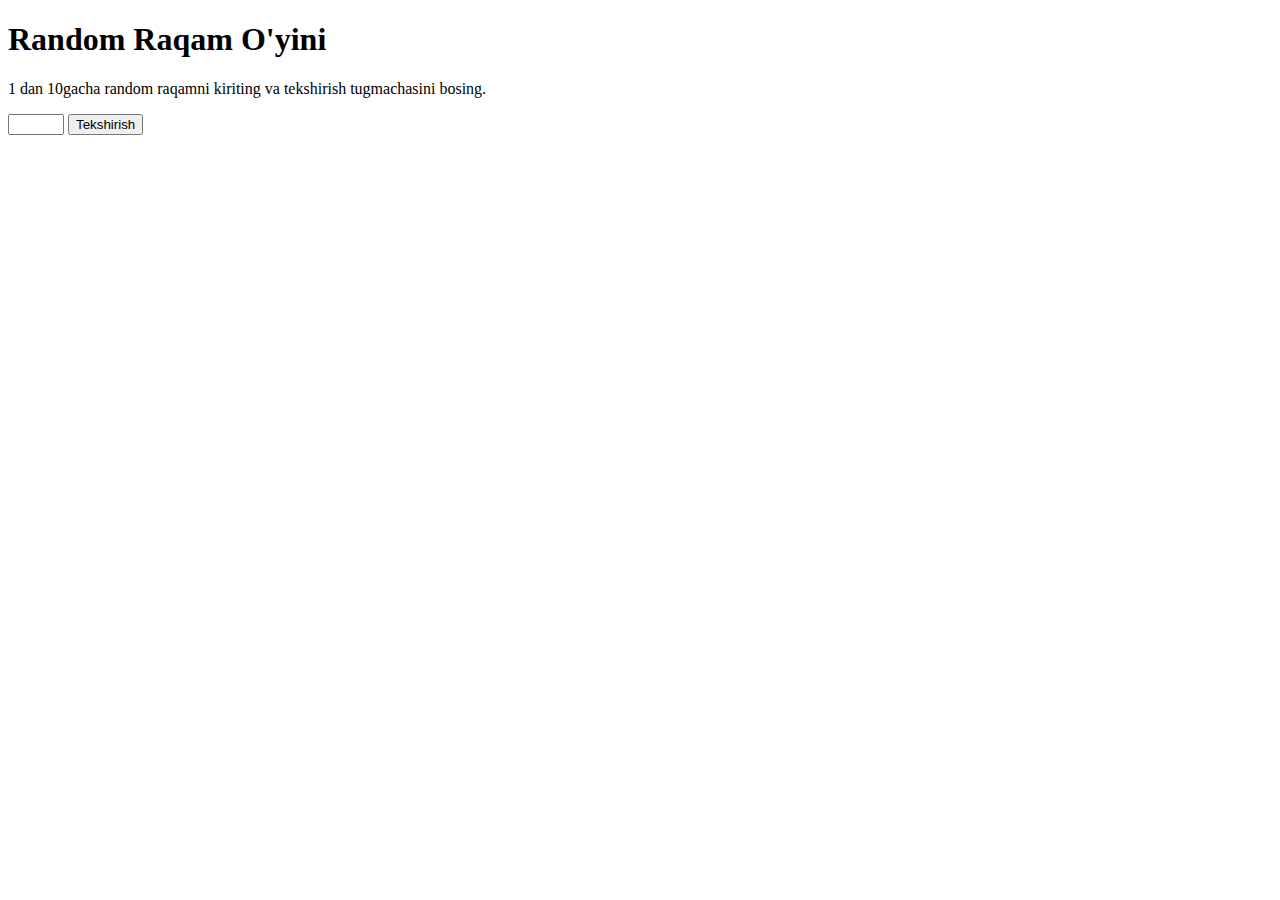
<file: Another-Tasks/Random raqam oyini/index.html>
<!DOCTYPE html>
<html>

    <head>
        <title>Random Raqam O'yini</title>
    </head>

    <body>
        <h1>Random Raqam O'yini</h1>
        <p>1 dan 10gacha random raqamni kiriting va tekshirish tugmachasini bosing.</p>

        <input type="number" id="userInput" min="1" max="10">
        <button onclick="checkNumber()">Tekshirish</button>

        <p id="result"></p>

        <script>
            function checkNumber() {

                var randomNum = Math.floor(Math.random() * 10) + 1;


                var userNumber = parseInt(document.getElementById('userInput').value);


                if (userNumber === randomNum) {
                    document.getElementById('result').innerHTML = 'Siz yutdingiz!';
                } else {
                    document.getElementById('result').innerHTML = 'Siz mag\'lub bo\'ldingiz. Random raqam: ' + randomNum;
                }
            }
        </script>
    </body>

</html>
</file>
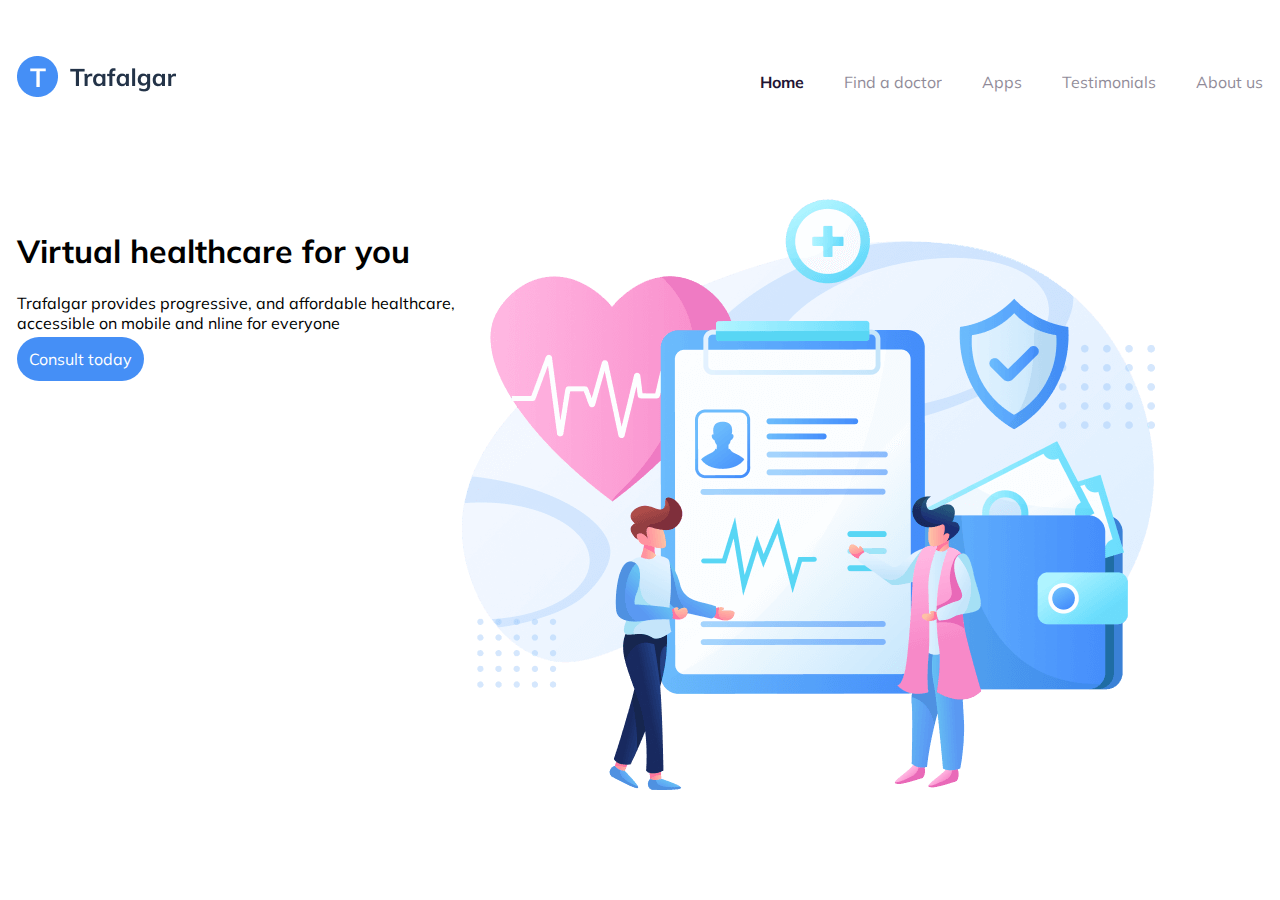
<file: Another-Tasks/Trafalgar/index.html>
<!DOCTYPE html>
<html lang="en">
<head>
    <meta charset="UTF-8">
    <meta http-equiv="X-UA-Compatible" content="IE=edge">
    <meta name="viewport" content="width=device-width, initial-scale=1.0">
    <link rel="stylesheet" href="css/style.css">
    <title>Trafalgar</title>
</head>
<body>
    <div class="container">
        <div class="header">
            <a class="header-link" href="index.html" >
                <img class="header-logo" src="./images/logo.png" width="160px" height="41px" alt="Trafalgar Logo" >
            </a>
            <ul class="header-list">
                <li class="header-list-item">
                    <a class="header-list-link active" href="#" >Home</a>
                </li>
                <li class="header-list-item">
                    <a class="header-list-link" href="#" >Find a doctor</a>
                </li>
                <li class="header-list-item">
                    <a class="header-list-link" href="#" >Apps</a>
                </li>
                <li class="header-list-item">
                    <a class="header-list-link" href="#" >Testimonials</a>
                </li>
                <li class="header-list-item">
                    <a class="header-list-link" href="#" >About us</a>
                </li>
            </ul>
        </div> <!-- End Of Header -->
        <div class="hero">
            <div class="hero-left">
                <h1 class="hero-heading">Virtual healthcare for you </h1>
                <p class="hero-text">
                    Trafalgar provides progressive, and affordable healthcare, accessible on mobile and nline 
                for everyone
                </p>
                <a class="hero-link-button" href="#" >Consult today</a>
            </div>
            <div class="hero-right">
                <img src="./images/trafalgar-header illustration.png" alt="Trafalgar illustration" width="693px" height="598" class="hero-img">
            </div>
        </div> <!-- End Of Hero -->
    </div> <!-- End Of Container -->
</body>
</html>
</file>
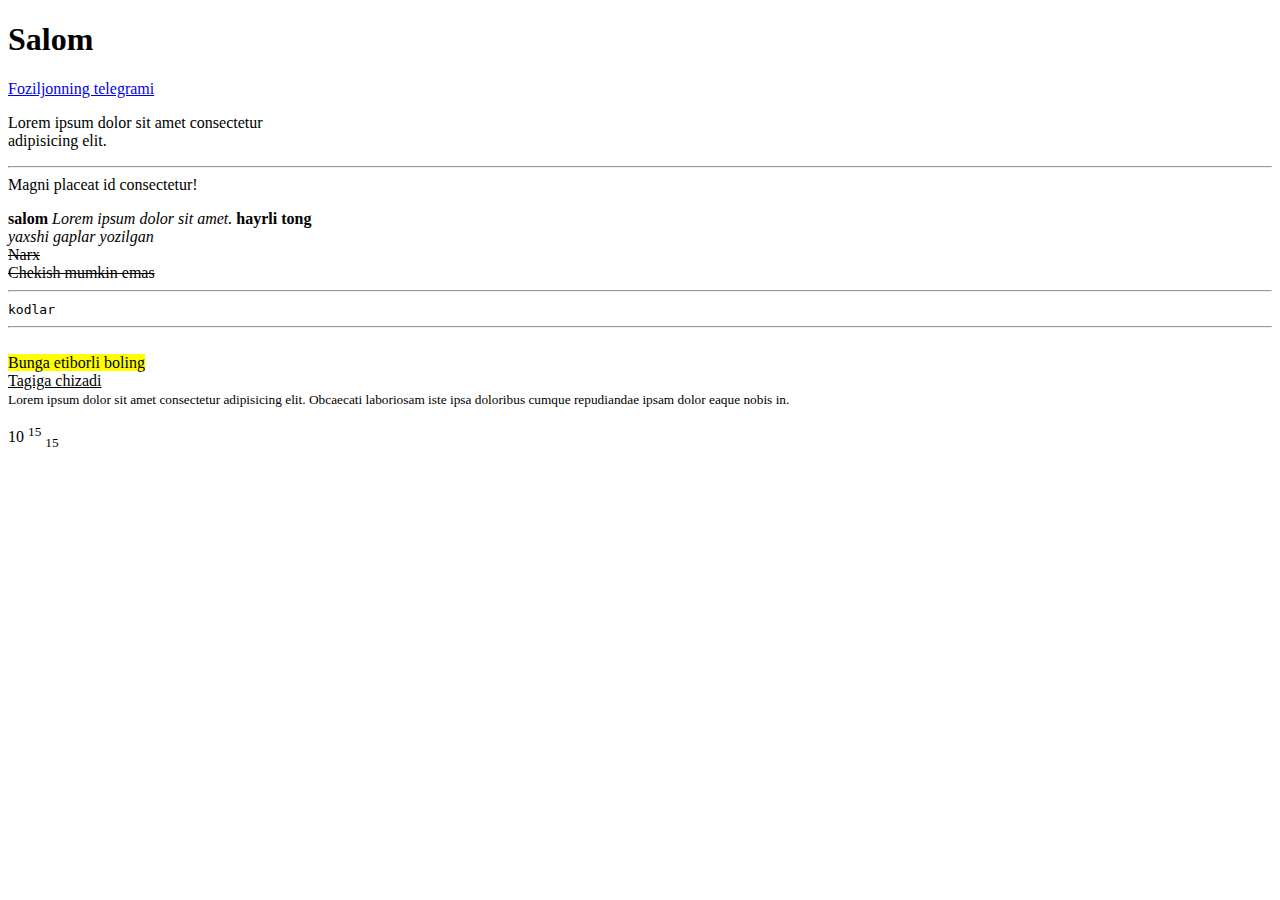
<file: Dars_najot_talim/1-dars/index.html>
<!DOCTYPE html>
<html lang="en">
<head>
    <meta charset="UTF-8">
    <meta http-equiv="X-UA-Compatible" content="IE=edge">
    <meta name="viewport" content="width=device-width, initial-scale=1.0">
    <title>Birinchi dars</title>
</head>
<body>
    <!-- daryo saytiga kirib kordik -->
    <h1>Salom</h1>
    
    <a href="https://t.me/nikotin_7oo7">Foziljonning telegrami</a>

    <!-- break va horizantal rule -->
    <!-- br yangi qatorga otkazadi -->
    <!-- hr gorizontal chiziq tortadi -->
    <p>Lorem ipsum dolor sit amet consectetur <br> adipisicing elit. <hr> Magni placeat id consectetur!</p>
    <!-- b tegi bold i tegi italic deyiladi -->
    <b>salom</b>
    <i>Lorem ipsum dolor sit amet.</i>
    <strong>hayrli tong</strong>
    <br>
    <em>yaxshi gaplar yozilgan</em>
    <br>
    <s>Narx</s>
    <br>
    <del>Chekish mumkin emas</del>
    <br>
    <hr>
    <code>kodlar</code>
    <hr>
    <br>
    <mark>Bunga etiborli boling</mark>
    <br>
    <u>Tagiga chizadi</u>
    <br>
    <small>Lorem ipsum dolor sit amet consectetur adipisicing elit. Obcaecati laboriosam iste ipsa doloribus cumque repudiandae ipsam dolor eaque nobis in.</small>
    <br>
    <p>10
        <sup>15</sup>
        <sub>15</sup>
    </p>

    <!-- Salom hahahahahahahahhahahahahahaah -->
</body>
</html>
</file>
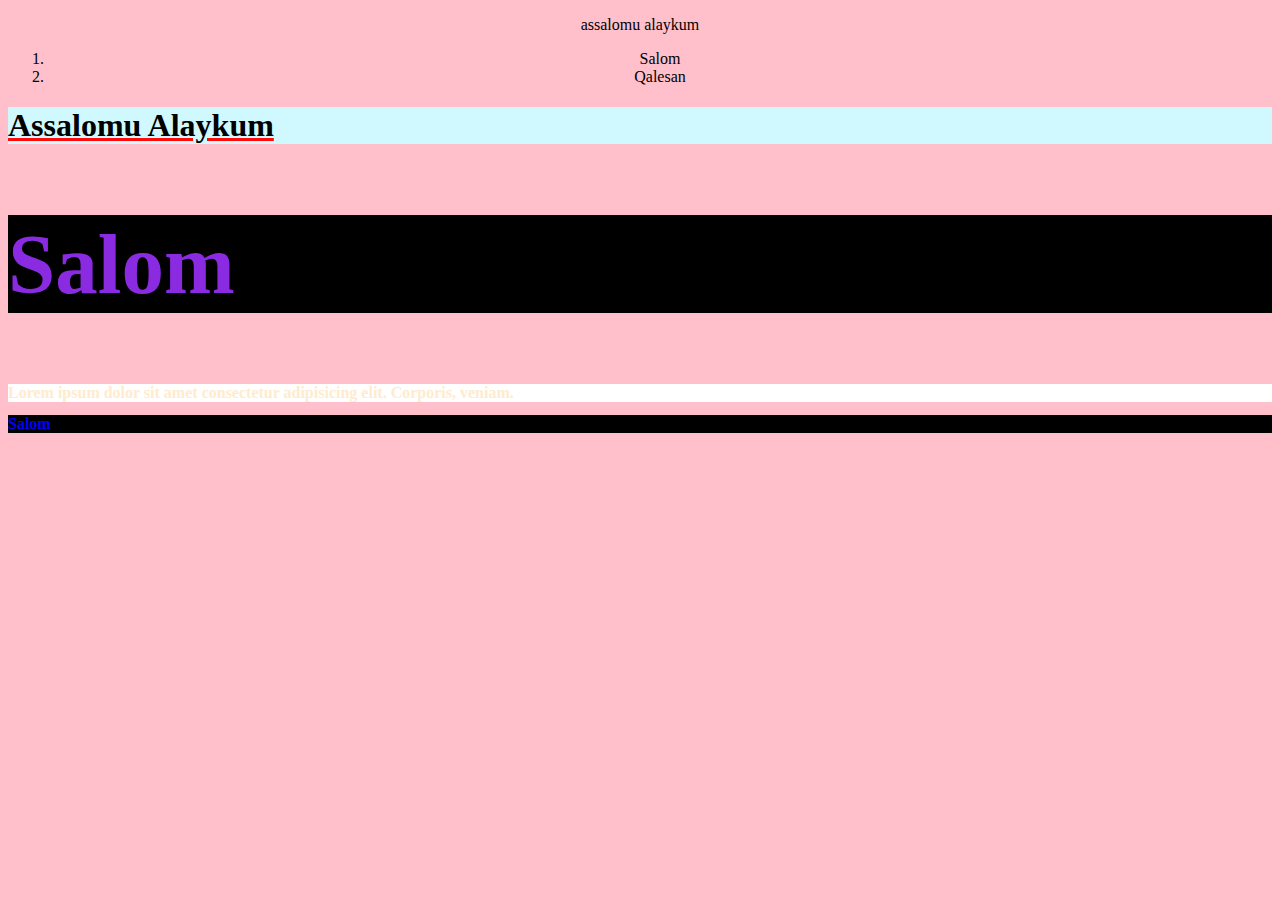
<file: Dars_najot_talim/3-dars/index.html>
<!DOCTYPE html>
<html lang="en">
<head>
    <meta charset="UTF-8">
    <meta http-equiv="X-UA-Compatible" content="IE=edge">
    <meta name="viewport" content="width=device-width, initial-scale=1.0">
   
    <!-- <style>
        h1 {
            text-decoration: underline;
            text-decoration-color: rgb(255, 9, 9);
        }
        h2 {
            color:blanchedalmond;
            font-size: 16px;
            background-color: black;
        }
    </style> -->

    <link rel="stylesheet" href="style.css">
    <link rel="stylesheet" href="main.css">

    <title>3-Dars</title>
</head>
<body>

    <p class="class1">Assalomu Alaykum</p>

    <div class="list">
        <ol >
            <li>Salom</li>
            <li>Qalesan</li>
        </ol>
    </div>

    <!-- inline css stil yozish -->
    <h1 style="color: cyan(0, 246, 148); background-color: rgb(207, 249, 254);">Assalomu Alaykum</h1>

    <h2 style="font-size: 85px; color: blueviolet;">Salom</h2>

    <h2 class="klas">Lorem ipsum dolor sit amet consectetur adipisicing elit. Corporis, veniam.</h2>

    <h2 class="second-header">Salom</h2>

</body>
</html>
</file>
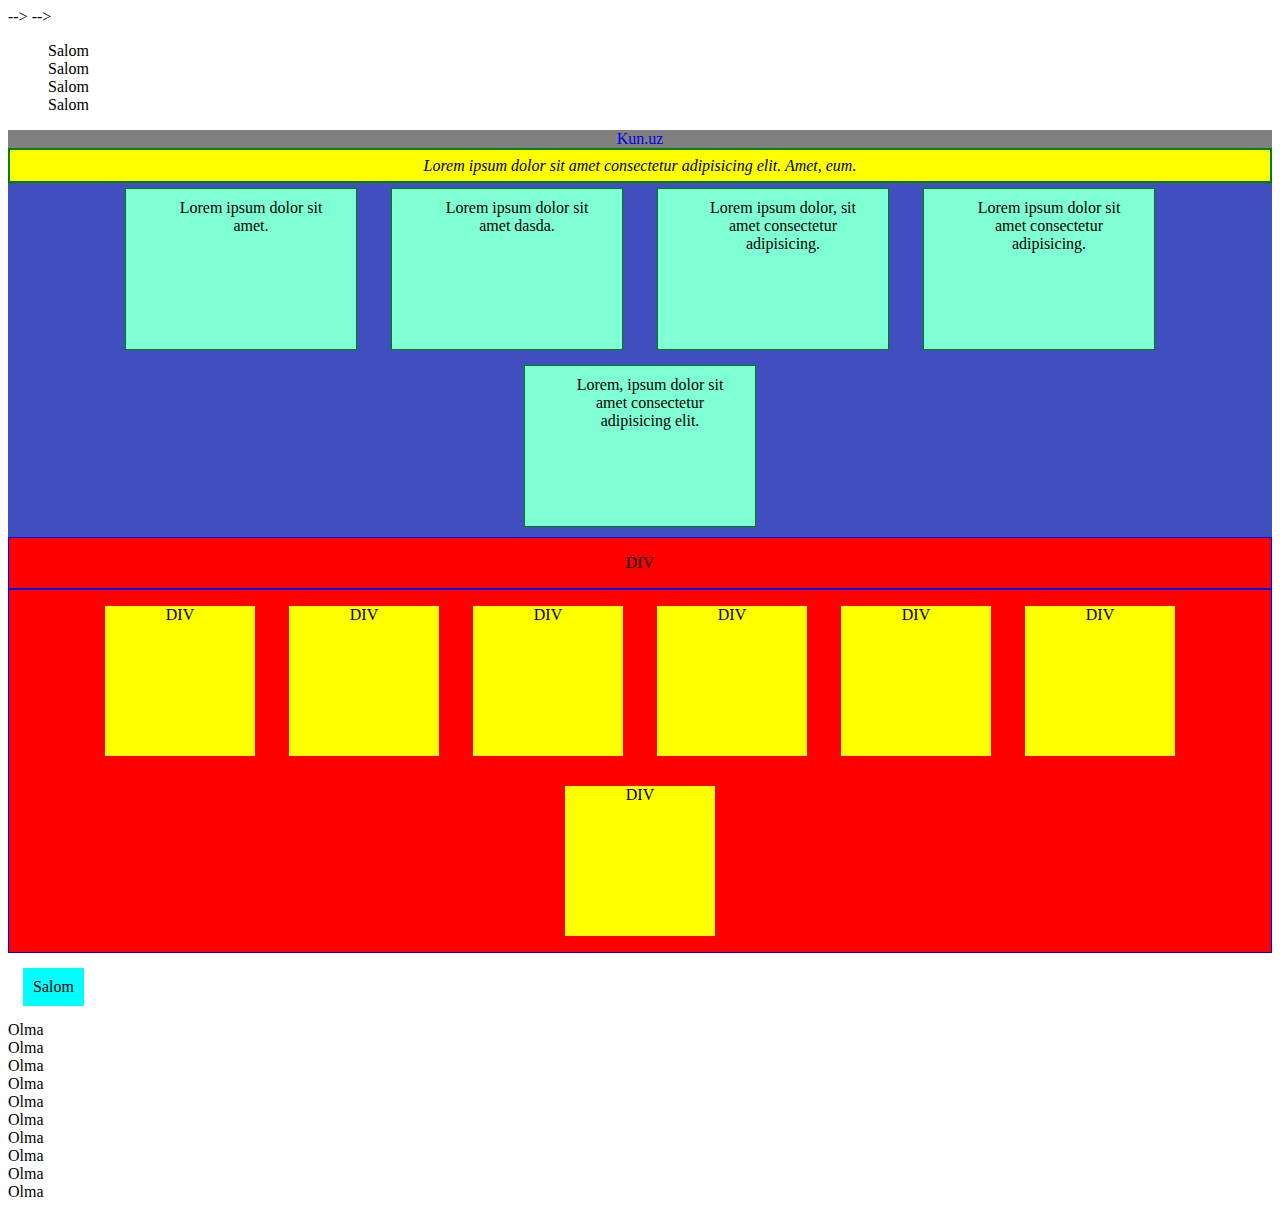
<file: Dars_najot_talim/5-dars/index.html>
<!DOCTYPE html>
<html lang="en">
<head>
  <meta charset="UTF-8">
  <meta http-equiv="X-UA-Compatible" content="IE=edge">
  <meta name="viewport" content="width=device-width, initial-scale=1.0">
  <link rel="stylesheet" href="css/style.css">
  <title>Document</title>
</head>
<body>

  <!-- <header class="header">
    <div class="wrapper2">
      <ul class="header-list">
        <li class="header-list-item">
          <a class="header-link" href="https://kun.uz/uz/news/category/uzbekiston">Uzbekistan</a> </li>
        <li class="header-list-item">
          <a class="header-link" href="https://kun.uz/uz/news/category/jahon" target="_blank">Jahon</a> </li>
        <li class="header-list-item">
          <a class="header-link" href="https://kun.uz/uz/news/category/iktisodiet" target="_blank">Iqtisodiyot</a></li>
        <li class="header-list-item">
          <a class="header-link" href="https://kun.uz/uz/news/category/jamiyat" target="_blank">Jamiyat</a></li>
      </ul>
    </div> <!-- End Of wrapper2 -->
    
  <!-- </header> End Of header -->

  <!-- <main class="main">
    <div class="container">
      <section class="wrapper">
        <h3 class="news">Yangiliklar</h3>
        <p class="text">
          Lorem ipsum dolor sit amet consectetur adipisicing elit. Reprehenderit porro nobis quae illum a molestias error iste voluptatum ipsum in vel asperiores voluptatibus cumque tenetur blanditiis itaque unde repudiandae quasi, dolorem pariatur. At excepturi voluptate officiis ratione? Deserunt earum quos facere ullam dolor incidunt asperiores soluta consequuntur tempore! Libero tempore quaerat quae hic fugit esse debitis vitae sapiente eveniet fugiat eligendi,   
        </p>
        <p class="text">
          exercitationem, repudiandae, error perspiciatis aspernatur labore assumenda officia dignissimos minima. Illo tempore dolorem recusandae laborum repellendus nostrum nemo sapiente molestias minus earum incidunt itaque porro aut perspiciatis, officia vel modi mollitia rem labore! Voluptate facilis repellat itaque. Necessitatibus vel temporibus, nihil perferendis odio, molestias explicabo quidem ipsam illo cum modi, eaque iusto delectus ipsa rem architecto soluta sapiente commodi dicta eveniet! Minima suscipit odio iste ipsum exercitationem quidem sit libero! Quis sint minus at rerum voluptatem. Laborum, molestiae. Autem, nihil qui ut ab numquam cum, aliquid molestias blanditiis incidunt
        </p>
        
        <p class="text">
          Lorem ipsum dolor sit amet consectetur adipisicing elit. Reprehenderit porro nobis quae illum a molestias error iste voluptatum ipsum in vel asperiores voluptatibus cumque tenetur blanditiis itaque unde repudiandae quasi, dolorem pariatur. At excepturi voluptate officiis ratione? Deserunt earum quos facere ullam dolor incidunt asperiores soluta consequuntur tempore! Libero tempore quaerat quae hic fugit esse debitis vitae sapiente eveniet fugiat eligendi,   
        </p>
        <p class="text">
          exercitationem, repudiandae, error perspiciatis aspernatur labore assumenda officia dignissimos minima. Illo tempore dolorem recusandae laborum repellendus nostrum nemo sapiente molestias minus earum incidunt itaque porro aut perspiciatis, officia vel modi mollitia rem labore! Voluptate facilis repellat itaque. Necessitatibus vel temporibus, nihil perferendis odio, molestias explicabo quidem ipsam illo cum modi, eaque iusto delectus ipsa rem architecto soluta sapiente commodi dicta eveniet! Minima suscipit odio iste ipsum exercitationem quidem sit libero! Quis sint minus at rerum voluptatem. Laborum, molestiae. Autem, nihil qui ut ab numquam cum, aliquid molestias blanditiis incidunt
        </p>
        
        <p class="text">
          Lorem ipsum dolor sit amet consectetur adipisicing elit. Reprehenderit porro nobis quae illum a molestias error iste voluptatum ipsum in vel asperiores voluptatibus cumque tenetur blanditiis itaque unde repudiandae quasi, dolorem pariatur. At excepturi voluptate officiis ratione? Deserunt earum quos facere ullam dolor incidunt asperiores soluta consequuntur tempore! Libero tempore quaerat quae hic fugit esse debitis vitae sapiente eveniet fugiat eligendi,   
        </p>
        <p class="text">
          exercitationem, repudiandae, error perspiciatis aspernatur labore assumenda officia dignissimos minima. Illo tempore dolorem recusandae laborum repellendus nostrum nemo sapiente molestias minus earum incidunt itaque porro aut perspiciatis, officia vel modi mollitia rem labore! Voluptate facilis repellat itaque. Necessitatibus vel temporibus, nihil perferendis odio, molestias explicabo quidem ipsam illo cum modi, eaque iusto delectus ipsa rem architecto soluta sapiente commodi dicta eveniet! Minima suscipit odio iste ipsum exercitationem quidem sit libero! Quis sint minus at rerum voluptatem. Laborum, molestiae. Autem, nihil qui ut ab numquam cum, aliquid molestias blanditiis incidunt
        </p>
  
      </section>
      
      <section class="wrapper">
        <h3 class="news">Yangiliklar</h3>
        
        <p class="text">
          Lorem ipsum dolor sit amet consectetur adipisicing elit. Reprehenderit porro nobis quae illum a molestias error iste voluptatum ipsum in vel asperiores voluptatibus cumque tenetur blanditiis itaque unde repudiandae quasi, dolorem pariatur. At excepturi voluptate officiis ratione? Deserunt earum quos facere ullam dolor incidunt asperiores soluta consequuntur tempore! Libero tempore quaerat quae hic fugit esse debitis vitae sapiente eveniet fugiat eligendi,   
        </p>
        <p class="text">
          exercitationem, repudiandae, error perspiciatis aspernatur labore assumenda officia dignissimos minima. Illo tempore dolorem recusandae laborum repellendus nostrum nemo sapiente molestias minus earum incidunt itaque porro aut perspiciatis, officia vel modi mollitia rem labore! Voluptate facilis repellat itaque. Necessitatibus vel temporibus, nihil perferendis odio, molestias explicabo quidem ipsam illo cum modi, eaque iusto delectus ipsa rem architecto soluta sapiente commodi dicta eveniet! Minima suscipit odio iste ipsum exercitationem quidem sit libero! Quis sint minus at rerum voluptatem. Laborum, molestiae. Autem, nihil qui ut ab numquam cum, aliquid molestias blanditiis incidunt
        </p>
        
        <p class="text">
          Lorem ipsum dolor sit amet consectetur adipisicing elit. Reprehenderit porro nobis quae illum a molestias error iste voluptatum ipsum in vel asperiores voluptatibus cumque tenetur blanditiis itaque unde repudiandae quasi, dolorem pariatur. At excepturi voluptate officiis ratione? Deserunt earum quos facere ullam dolor incidunt asperiores soluta consequuntur tempore! Libero tempore quaerat quae hic fugit esse debitis vitae sapiente eveniet fugiat eligendi,   
        </p>
        <p class="text">
          exercitationem, repudiandae, error perspiciatis aspernatur labore assumenda officia dignissimos minima. Illo tempore dolorem recusandae laborum repellendus nostrum nemo sapiente molestias minus earum incidunt itaque porro aut perspiciatis, officia vel modi mollitia rem labore! Voluptate facilis repellat itaque. Necessitatibus vel temporibus, nihil perferendis odio, molestias explicabo quidem ipsam illo cum modi, eaque iusto delectus ipsa rem architecto soluta sapiente commodi dicta eveniet! Minima suscipit odio iste ipsum exercitationem quidem sit libero! Quis sint minus at rerum voluptatem. Laborum, molestiae. Autem, nihil qui ut ab numquam cum, aliquid molestias blanditiis incidunt
        </p>
        
        <p class="text">
          Lorem ipsum dolor sit amet consectetur adipisicing elit. Reprehenderit porro nobis quae illum a molestias error iste voluptatum ipsum in vel asperiores voluptatibus cumque tenetur blanditiis itaque unde repudiandae quasi, dolorem pariatur. At excepturi voluptate officiis ratione? Deserunt earum quos facere ullam dolor incidunt asperiores soluta consequuntur tempore! Libero tempore quaerat quae hic fugit esse debitis vitae sapiente eveniet fugiat eligendi,   
        </p>
        <p class="text">
          exercitationem, repudiandae, error perspiciatis aspernatur labore assumenda officia dignissimos minima. Illo tempore dolorem recusandae laborum repellendus nostrum nemo sapiente molestias minus earum incidunt itaque porro aut perspiciatis, officia vel modi mollitia rem labore! Voluptate facilis repellat itaque. Necessitatibus vel temporibus, nihil perferendis odio, molestias explicabo quidem ipsam illo cum modi, eaque iusto delectus ipsa rem architecto soluta sapiente commodi dicta eveniet! Minima suscipit odio iste ipsum exercitationem quidem sit libero! Quis sint minus at rerum voluptatem. Laborum, molestiae. Autem, nihil qui ut ab numquam cum, aliquid molestias blanditiis incidunt
        </p>
        
      </section>
      
      <section class="wrapper">
        <h3 class="news">Yangiliklar</h3>
        <p class="text">
          Lorem ipsum dolor sit amet consectetur adipisicing elit. Reprehenderit porro nobis quae illum a molestias error iste voluptatum ipsum in vel asperiores voluptatibus cumque tenetur blanditiis itaque unde repudiandae quasi, dolorem pariatur. At excepturi voluptate officiis ratione? Deserunt earum quos facere ullam dolor incidunt asperiores soluta consequuntur tempore! Libero tempore quaerat quae hic fugit esse debitis vitae sapiente eveniet fugiat eligendi,   
        </p>
        <p class="text">
          exercitationem, repudiandae, error perspiciatis aspernatur labore assumenda officia dignissimos minima. Illo tempore dolorem recusandae laborum repellendus nostrum nemo sapiente molestias minus earum incidunt itaque porro aut perspiciatis, officia vel modi mollitia rem labore! Voluptate facilis repellat itaque. Necessitatibus vel temporibus, nihil perferendis odio, molestias explicabo quidem ipsam illo cum modi, eaque iusto delectus ipsa rem architecto soluta sapiente commodi dicta eveniet! Minima suscipit odio iste ipsum exercitationem quidem sit libero! Quis sint minus at rerum voluptatem. Laborum, molestiae. Autem, nihil qui ut ab numquam cum, aliquid molestias blanditiis incidunt
        </p>
        
        <p class="text">
          Lorem ipsum dolor sit amet consectetur adipisicing elit. Reprehenderit porro nobis quae illum a molestias error iste voluptatum ipsum in vel asperiores voluptatibus cumque tenetur blanditiis itaque unde repudiandae quasi, dolorem pariatur. At excepturi voluptate officiis ratione? Deserunt earum quos facere ullam dolor incidunt asperiores soluta consequuntur tempore! Libero tempore quaerat quae hic fugit esse debitis vitae sapiente eveniet fugiat eligendi,   
        </p>
        <p class="text">
          exercitationem, repudiandae, error perspiciatis aspernatur labore assumenda officia dignissimos minima. Illo tempore dolorem recusandae laborum repellendus nostrum nemo sapiente molestias minus earum incidunt itaque porro aut perspiciatis, officia vel modi mollitia rem labore! Voluptate facilis repellat itaque. Necessitatibus vel temporibus, nihil perferendis odio, molestias explicabo quidem ipsam illo cum modi, eaque iusto delectus ipsa rem architecto soluta sapiente commodi dicta eveniet! Minima suscipit odio iste ipsum exercitationem quidem sit libero! Quis sint minus at rerum voluptatem. Laborum, molestiae. Autem, nihil qui ut ab numquam cum, aliquid molestias blanditiis incidunt
        </p>
        
        <p class="text">
          Lorem ipsum dolor sit amet consectetur adipisicing elit. Reprehenderit porro nobis quae illum a molestias error iste voluptatum ipsum in vel asperiores voluptatibus cumque tenetur blanditiis itaque unde repudiandae quasi, dolorem pariatur. At excepturi voluptate officiis ratione? Deserunt earum quos facere ullam dolor incidunt asperiores soluta consequuntur tempore! Libero tempore quaerat quae hic fugit esse debitis vitae sapiente eveniet fugiat eligendi,   
        </p>
        <p class="text">
          exercitationem, repudiandae, error perspiciatis aspernatur labore assumenda officia dignissimos minima. Illo tempore dolorem recusandae laborum repellendus nostrum nemo sapiente molestias minus earum incidunt itaque porro aut perspiciatis, officia vel modi mollitia rem labore! Voluptate facilis repellat itaque. Necessitatibus vel temporibus, nihil perferendis odio, molestias explicabo quidem ipsam illo cum modi, eaque iusto delectus ipsa rem architecto soluta sapiente commodi dicta eveniet! Minima suscipit odio iste ipsum exercitationem quidem sit libero! Quis sint minus at rerum voluptatem. Laborum, molestiae. Autem, nihil qui ut ab numquam cum, aliquid molestias blanditiis incidunt
        </p>
        
      </section>
      
      
    </div> <!-- End Of container -->

  </main> <!-- End Of main -->
<!--  
  <footer class="footer">
    <ul class="header-list">
      <li class="header-list-item">
        <a class="header-link" href="https://kun.uz/uz/news/category/uzbekiston">Uzbekistan</a> </li>
      <li class="header-list-item">
        <a class="header-link" href="https://kun.uz/uz/news/category/jahon" target="_blank">Jahon</a> </li>
      <li class="header-list-item">
        <a class="header-link" href="https://kun.uz/uz/news/category/iktisodiet" target="_blank">Iqtisodiyot</a></li>
      <li class="header-list-item">
        <a class="header-link" href="https://kun.uz/uz/news/category/jamiyat" target="_blank">Jamiyat</a></li>
    </ul>
  </footer> End Of Footer --> -->
   -->
  
    <ul class="list">
    <li>salom</li>
    <li>salom</li>
    <li>salom</li>
    <li>salom</li>
  </ul>
  
  <a class="link" href="htttps://kun.uz">Kun.uz</a>
  
  <div class="box">
    <span class="text">Lorem ipsum dolor sit amet consectetur adipisicing elit. Amet, eum.</span>
  </div>
  
  <ol class="big-list">
    <li class="big-list-item">Lorem ipsum dolor sit amet.</li>
    <li class="big-list-item">Lorem ipsum dolor sit amet dasda.</li>
    <li class="big-list-item">Lorem ipsum dolor, sit amet consectetur adipisicing.</li>
    <li class="big-list-item">Lorem ipsum dolor sit amet consectetur adipisicing.</li>
    <li class="big-list-item">Lorem, ipsum dolor sit amet consectetur adipisicing elit.</li>
  </ol>
  
  <div class="quti">
    <div class="element">DIV</div>
  </div>
  
  <div class="quti">
    <div class="element element2">DIV</div>
    <div class="element element2">DIV</div>
    <div class="element element2">DIV</div>
    <div class="element element2">DIV</div>
    <div class="element element2">DIV</div>
    <div class="element element2">DIV</div>
    <div class="element element2">DIV</div>
  </div> <!-- End Of Quti -->

  <span class="quti3">
    Salom
  </span>
  
  <ul class="yana-list">
    <li class="yana-list-item">Olma</li>
    <li class="yana-list-item">Olma</li>
    <li class="yana-list-item">Olma</li>
    <li class="yana-list-item">Olma</li>
    <li class="yana-list-item">Olma</li>
  </ul>
  
  <Ol class="yana-list">
    <li class="yana-list-item">Olma</li>
    <li class="yana-list-item">Olma</li>
    <li class="yana-list-item">Olma</li>
    <li class="yana-list-item">Olma</li>
    <li class="yana-list-item">Olma</li>
  </Ol>
</body>
</html>
</file>
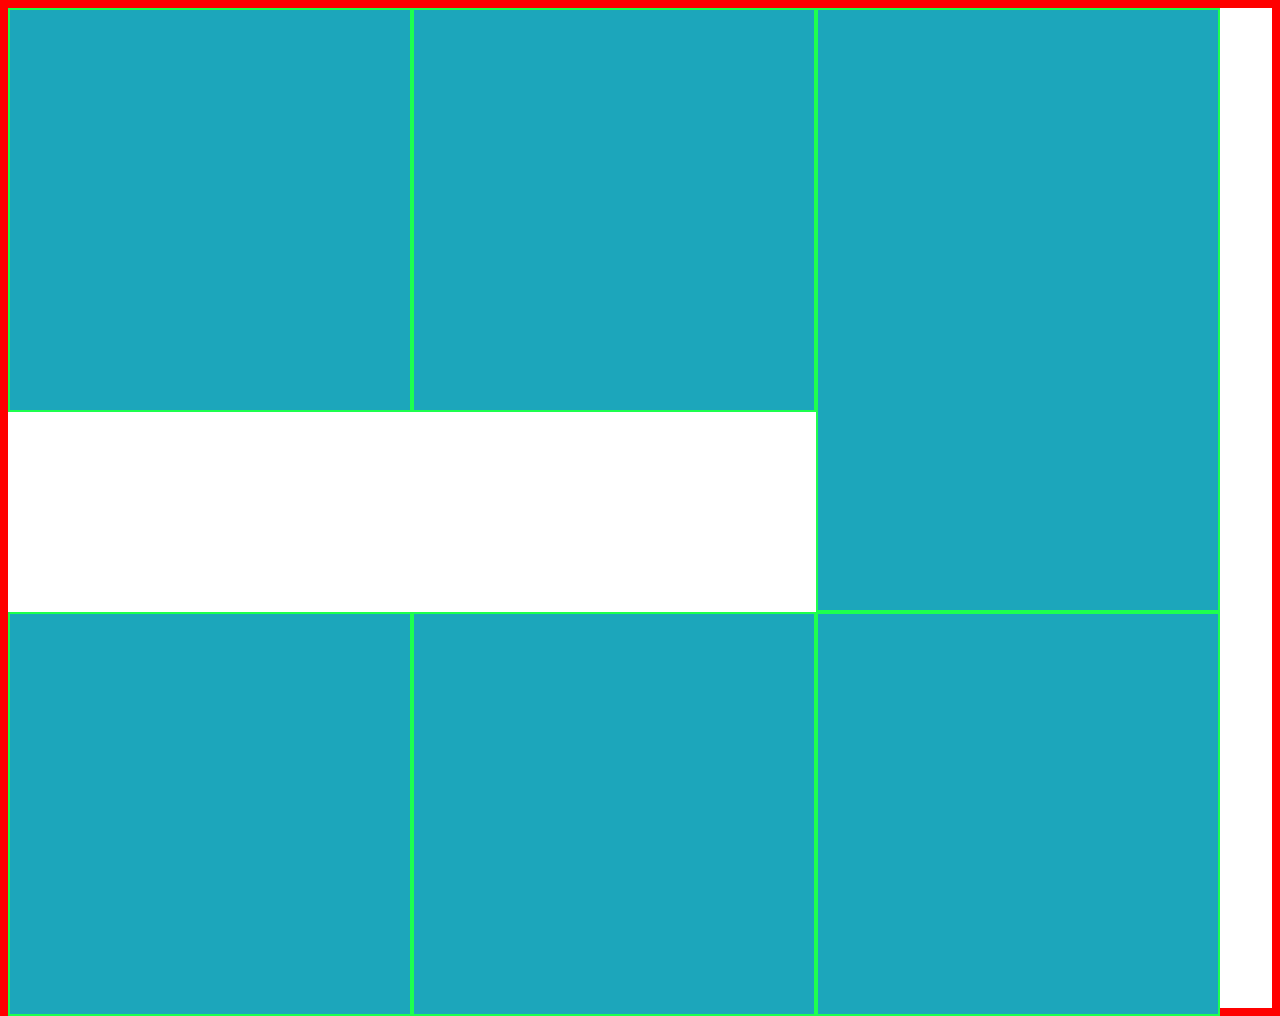
<file: Dars_najot_talim/6-dars/index.html>
<!DOCTYPE html>
<html lang="en">
<head>
    <meta charset="UTF-8">
    <meta http-equiv="X-UA-Compatible" content="IE=edge">
    <meta name="viewport" content="width=device-width, initial-scale=1.0">
    <link rel="stylesheet" href="css/css.css">
    <title>Document</title>
</head>
<body>
    <div class="box">
        <div class="flex-box"></div>
        <div class="flex-box"></div>
        <div class="flex-box"></div>
        <div class="flex-box"></div>
        <div class="flex-box"></div>
        <div class="flex-box"></div>
    </div>
</body>
</html>
</file>
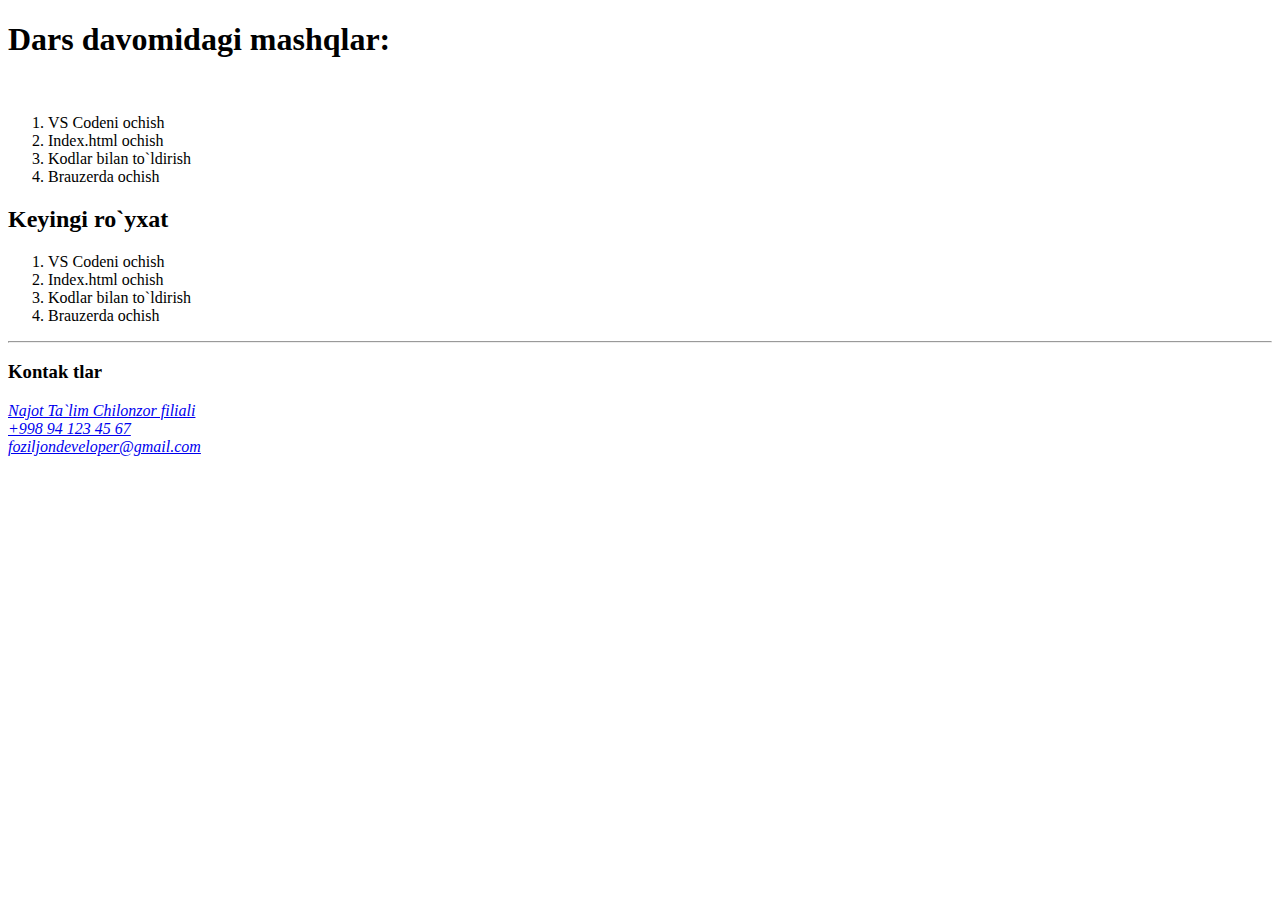
<file: Dars_najot_talim/2-dars/mashq.html>
<!DOCTYPE html>
<html lang="en">
<head>
    <meta charset="UTF-8">
    <meta http-equiv="X-UA-Compatible" content="IE=edge">
    <meta name="viewport" content="width=device-width, initial-scale=1.0">
    <title>Mashq</title>
</head>
<body>
    
    <h1>Dars davomidagi mashqlar:</h1> <br>
   
    <ol>
        <li>VS Codeni ochish</li>
        <li>Index.html ochish</li>
        <li>Kodlar bilan to`ldirish</li>
        <li>Brauzerda ochish</li>
    </ol>

    <h2>Keyingi ro`yxat</h2>
    
    <ol>
        <li>VS Codeni ochish</li>
        <li>Index.html ochish</li>
        <li>Kodlar bilan to`ldirish</li>
        <li>Brauzerda ochish</li>
    </ol>

    <hr>

    <h3>Kontak  tlar</h3>

    <address>
        <a href="https://najottalim.uz" target="_blank">Najot Ta`lim Chilonzor filiali</a> <br>
        <a href="tel:+998941234567">+998 94 123 45 67</a>  <br>
        <a href="mailto:foziljondeveloper@gmail.com">foziljondeveloper@gmail.com</a>
    </address>


</body>
</html>
</file>
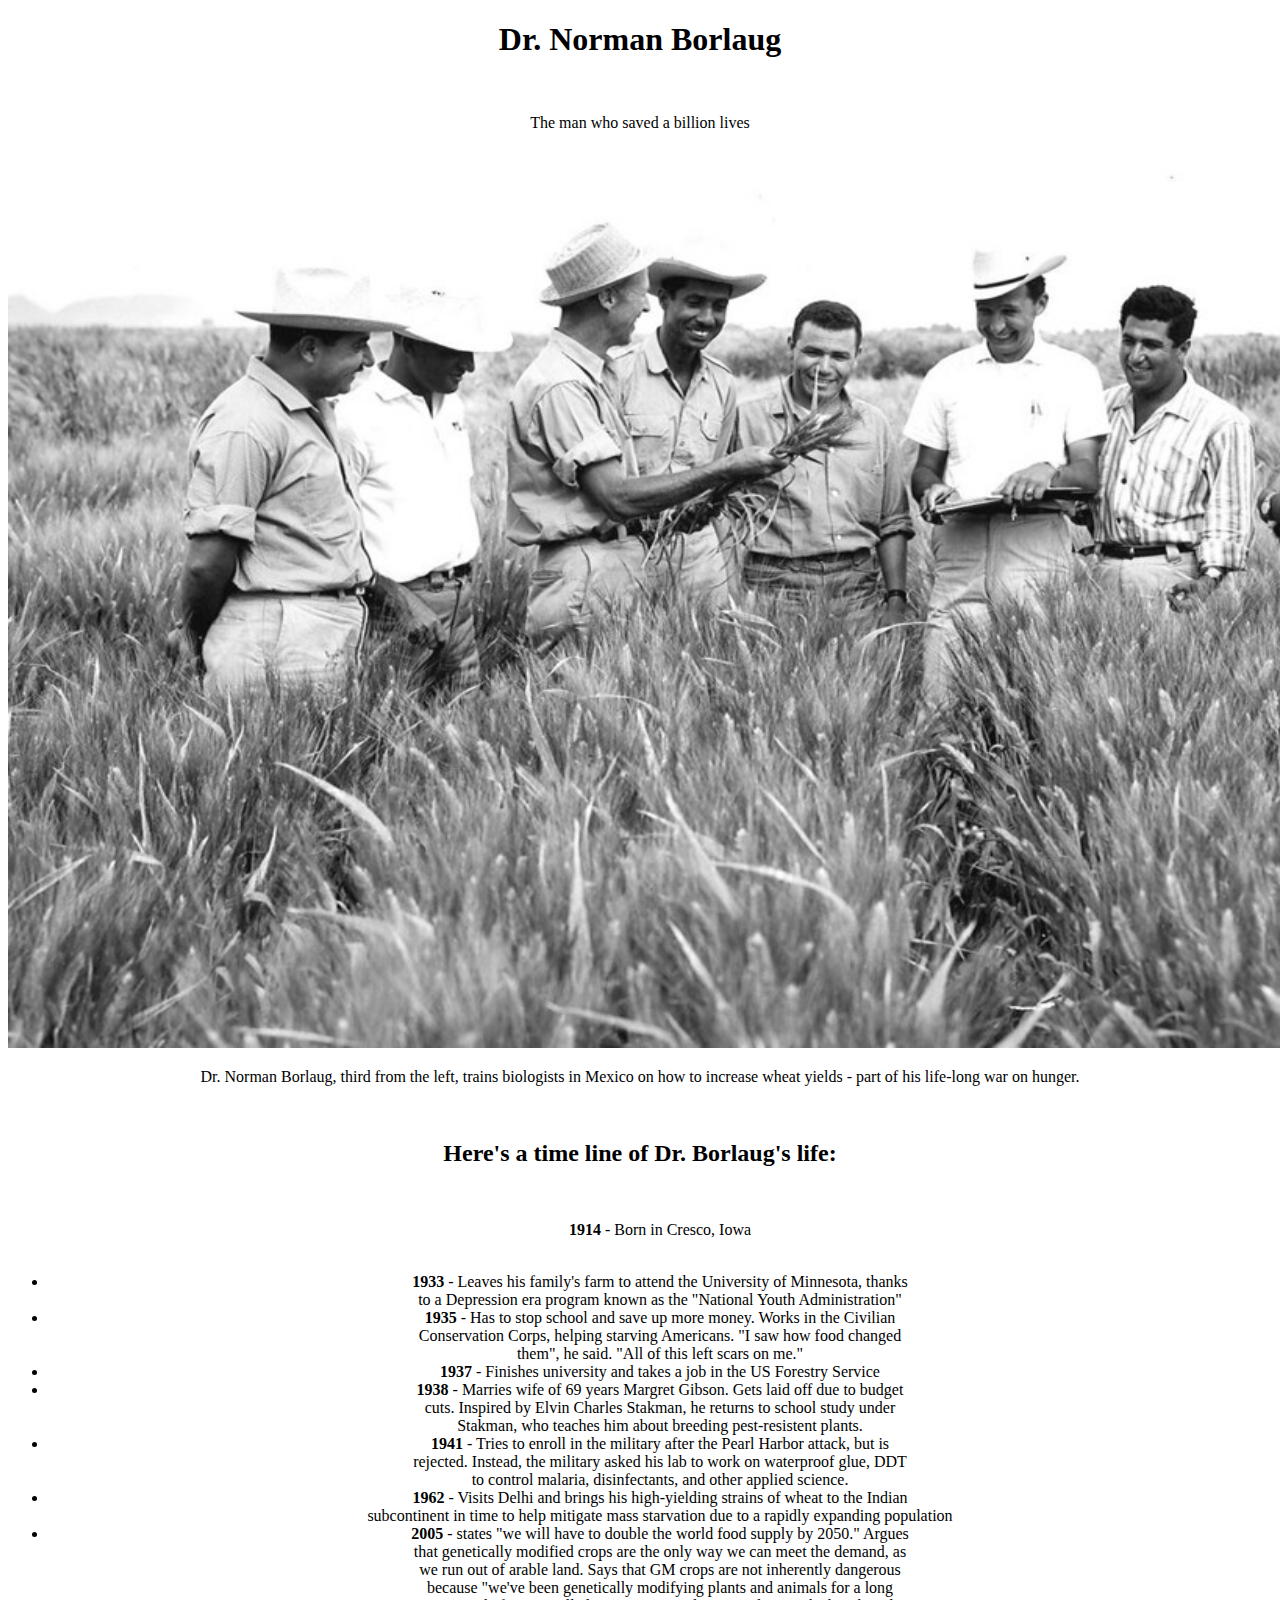
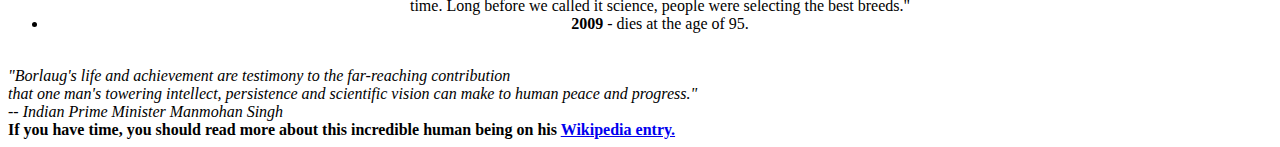
<file: Dars_najot_talim/2-dars/vazifa.html>
<!DOCTYPE html>
<html lang="en">
    <head>
        <meta charset="UTF-8">
        <meta http-equiv="X-UA-Compatible" content="IE=edge">
        <meta name="viewport" content="width=device-width, initial-scale=1.0">
        <title>Vazifa 1-dars</title>
    </head>
    <body>
        <h1 align="center">Dr. Norman Borlaug   </h1>
        <br>
        <p align="center">The man who saved a billion lives</p>
        <img src="111.jpg" alt="center"  width="1600" height="900">
        <br>
        <p align="center">Dr. Norman Borlaug, third from the left, trains biologists in Mexico on how to increase wheat yields - part of his life-long war on hunger.</p>
        <br>
        <h2 align="center">Here's a time line of Dr. Borlaug's life:</h2>
        <br>
        <ul>
        <p align="center">
            <b>1914</b> - Born in Cresco, Iowa
        </p>
        <br>
        <li align="center">
            <b>1933</b> - Leaves his family's farm to attend the University of Minnesota, thanks <br> to a Depression era program known as the "National Youth Administration"
        </li>
        <li align="center">
            <b>1935</b> - Has to stop school and save up more money. Works in the Civilian <br> Conservation Corps, helping starving Americans. "I saw how food changed <br> them", he said. "All of this left scars on me."
        </li>
        <li align="center">
            <b>1937</b> - Finishes university and takes a job in the US Forestry Service
        </li>
        <li align="center">
            <b>1938</b> - Marries wife of 69 years Margret Gibson. Gets laid off due to budget <br> cuts. Inspired by Elvin Charles Stakman, he returns to school study under <br> Stakman, who teaches him about breeding pest-resistent plants.
        </li>
        <li align="center">
            <b>1941</b> - Tries to enroll in the military after the Pearl Harbor attack, but is <br> rejected. Instead, the military asked his lab to work on waterproof glue, DDT <br> to control malaria, disinfectants, and other applied science.
        </li>
        <li align="center">
            <b>1962</b> - Visits Delhi and brings his high-yielding strains of wheat to the Indian <br> subcontinent in time to help mitigate mass starvation due to a rapidly expanding population
        </li>
        <li align="center">
            <b>2005</b> - states "we will have to double the world food supply by 2050." Argues <br> that genetically modified crops are the only way we can meet the demand, as <br>  we run out of arable land. Says that GM crops are not inherently dangerous <br> because "we've been genetically modifying plants and animals for a long <br> time. Long before we called it science, people were selecting the best breeds."
        </li>
        <li align="center">
            <b>2009</b> - dies at the age of 95.
        </li>
        <br>

    </ul>
    <i align="center">"Borlaug's life and achievement are testimony to the far-reaching contribution <br> that one man's towering intellect, persistence and scientific vision can make to human peace and progress."</i>
    <br>
    <em>-- Indian Prime Minister Manmohan Singh</em>
    <br>
    <strong align="center">If you have time, you should read more about this incredible human being on his <a href="https://en.wikipedia.org/wiki/Norman_Borlaug">Wikipedia entry.</a></strong>
</body>
</html>
</file>
<file: Another-Tasks/Trafalgar/css/style.css>
@font-face {
    font-display: swap; 
    font-family: 'Mulish';
    font-style: normal;
    font-weight: 200;
    src: url('../fonts/mulish-v12-latin-200.woff2') format('woff2'), 
         url('../fonts/mulish-v12-latin-200.woff') format('woff'); 
  }
  
  @font-face {
    font-display: swap; 
    font-family: 'Mulish';
    font-style: normal;
    font-weight: 300;
    src: url('../fonts/mulish-v12-latin-300.woff2') format('woff2'), 
         url('../fonts/mulish-v12-latin-300.woff') format('woff');
  }
  
  @font-face {
    font-display: swap;
    font-family: 'Mulish';
    font-style: normal;
    font-weight: 400;
    src: url('../fonts/mulish-v12-latin-regular.woff2') format('woff2'),
         url('../fonts/mulish-v12-latin-regular.woff') format('woff');
  }
  
  @font-face {
    font-display: swap; 
    font-family: 'Mulish';
    font-style: normal;
    font-weight: 500;
    src: url('../fonts/mulish-v12-latin-500.woff2') format('woff2'),
         url('../fonts/mulish-v12-latin-500.woff') format('woff'); 
  }
  
  @font-face {
    font-display: swap; 
    font-family: 'Mulish';
    font-style: normal;
    font-weight: 700;
    src: url('../fonts/mulish-v12-latin-700.woff2') format('woff2'), 
         url('../fonts/mulish-v12-latin-700.woff') format('woff');
  }
 
  @font-face {
    font-display: swap; 
    font-family: 'Mulish';
    font-style: normal;
    font-weight: 900;
    src: url('../fonts/mulish-v12-latin-900.woff2') format('woff2'), 
         url('../fonts/mulish-v12-latin-900.woff') format('woff'); 
  }
  
html{
    font-family: "Mulish", "Arial" , sans-serif;
}

body{
    margin: 0;
    padding: 0;
}

.container{
    width: 1246px;
    margin: 0 auto;
}

.header{
    display: flex;
    margin-top: 56px;
    justify-content: space-between;
}

.header-list{
    display: flex;
    list-style: none;
}

.header-list-link{
    margin-left: 40px;
    opacity: 0.5;
    color: #1F1534;
    text-decoration: none;
}

.active{
    opacity: 1;
    font-weight: 700;
}

.hero{
    display: flex;
    margin-top: 84px;
}

.hero-left{
    width: 445px;
    margin-top: 18px;
}

.hero-link-button{
    /* width: 200px;
    height: 60px; */
    padding: 12px;
    color: #ffffff;
    border-radius: 56px;
    background-color: #458FF6;
    text-decoration: none;
}
</file>
<file: Dars_najot_talim/3-dars/style.css>
html {
    background-color: yellow;
}
h1 {
    text-decoration: underline;
    text-decoration-color: rgb(255, 9, 9);
}
h2 {
    color:blanchedalmond;
    font-size: 16px;
    background-color: black;
}
</file>
<file: Dars_najot_talim/3-dars/main.css>
html{
    background-color: pink;
}
h2 {
    background-color: rgb(0, 0, 0);
    background-color: rgb(0, 0, 0);
}

.klas {
    background-color: #fff;
}

.second-header {
    color: blue;
}

.class1 {
    text-transform: lowercase;
    text-align: center;
    border: #fff;
}

.list {
    list-style: none;
    list-style-type: none;
    text-align: center;
}
</file>
<file: Dars_najot_talim/5-dars/css/style.css>
.header-list{
  padding: 0;
  margin: 0;
  text-align: center;   
  list-style-type: none;
}

.wrapper2{
  padding-top: 20px;
  padding-bottom: 20px;
}

.header-list-item{
  font-weight: bold;
  padding-right: 20px;
  display: inline-block;
  text-transform: uppercase;

}

.header-link{
  color: #000000;
  text-decoration: none;
}

.list {
  list-style-type: none;
  text-transform: capitalize;
}

.link {
  display: block;
  text-align:center;
  text-decoration: none;
  background-color: gray;
}

.box {
  text-align: center;
  border-style: double;
  border: 2px solid green;
  background-color: yellow;
}

.big-list{
  padding-left: 0px;
  margin-top: 0px;
  margin-bottom: 0px;
  padding-right: 0px;
  text-align: center;
  list-style-type: none;
  /* background-color: yellow; */
  background-color: hsl(233, 50%, 50%);
}

.big-list-item{
  /* padding-left: 50px;
  padding-right: 30px;
  padding-top: 10px;
  padding-bottom: 10px; */
  margin-left: 15px;
  margin-right: 15px;
  margin-top: 5px;
  margin-bottom: 10px;
  width: 150px;
  height: 150px;
  display: inline-block;
  vertical-align: middle;
  border: 1px solid green;
  background-color: aquamarine;
  padding: 10px 30px 0px 50px;
}

.quti{
  background-color: red;
  padding-top: 1px;
  padding-bottom: 1px;
  border: 1px solid blue;
  text-align: center;
}

.element {
  margin: 15px;
}

.element2 {
  display: inline-block;
  width: 150px;
  height: 150px;
  /* margin-left: auto;
  margin-right: auto; */
  background-color: yellow;

}

.quti3 {
  display: inline-block;
  padding: 10px;
  margin: 15px;
  background-color: cyan;
}

.yana-list{
  list-style-type: none;
  margin: 0PX;
  padding: 0PX;
}

.container{
  width: 782px;
  margin: 0 auto;
  padding-left: 20px;
  padding-right: 20px;
  border-left: 1px solid #888;
}

.wrapper {
  padding: 0px 25px;
  border-left: 1px dashed #999;
  border-right: 1px dashed #999;

}

.text{
  font-style: italic;
  line-height: 31px;
}

.footer {
  padding-top: 50px;
  padding-bottom: 50px;
  background-color: #17206a;
  color: #ffffff;
}

.footer a {
  color: #ffffff;
}
</file>
<file: Dars_najot_talim/6-dars/css/css.css>
body{
    background-color: red;
}

.box{
    display: flex;
    height: 1000px;
    background-color: #fff;
    flex-wrap: wrap;
    /* justify-content: center;
    align-items: center; */
    /* align-items: center;
    justify-content: space-around; */
    /* align-content: space-between; */
}

.flex-box{
    background-color: rgb(28, 166, 187);
    display: inline-block;
    width: 400px;
    height: 400px;
    border: 2px solid rgb(29, 255, 78);
}

.flex-box:nth-child(3){
    width: 400px;
    height: 600px;
    align-self: strengh;
}
</file>
